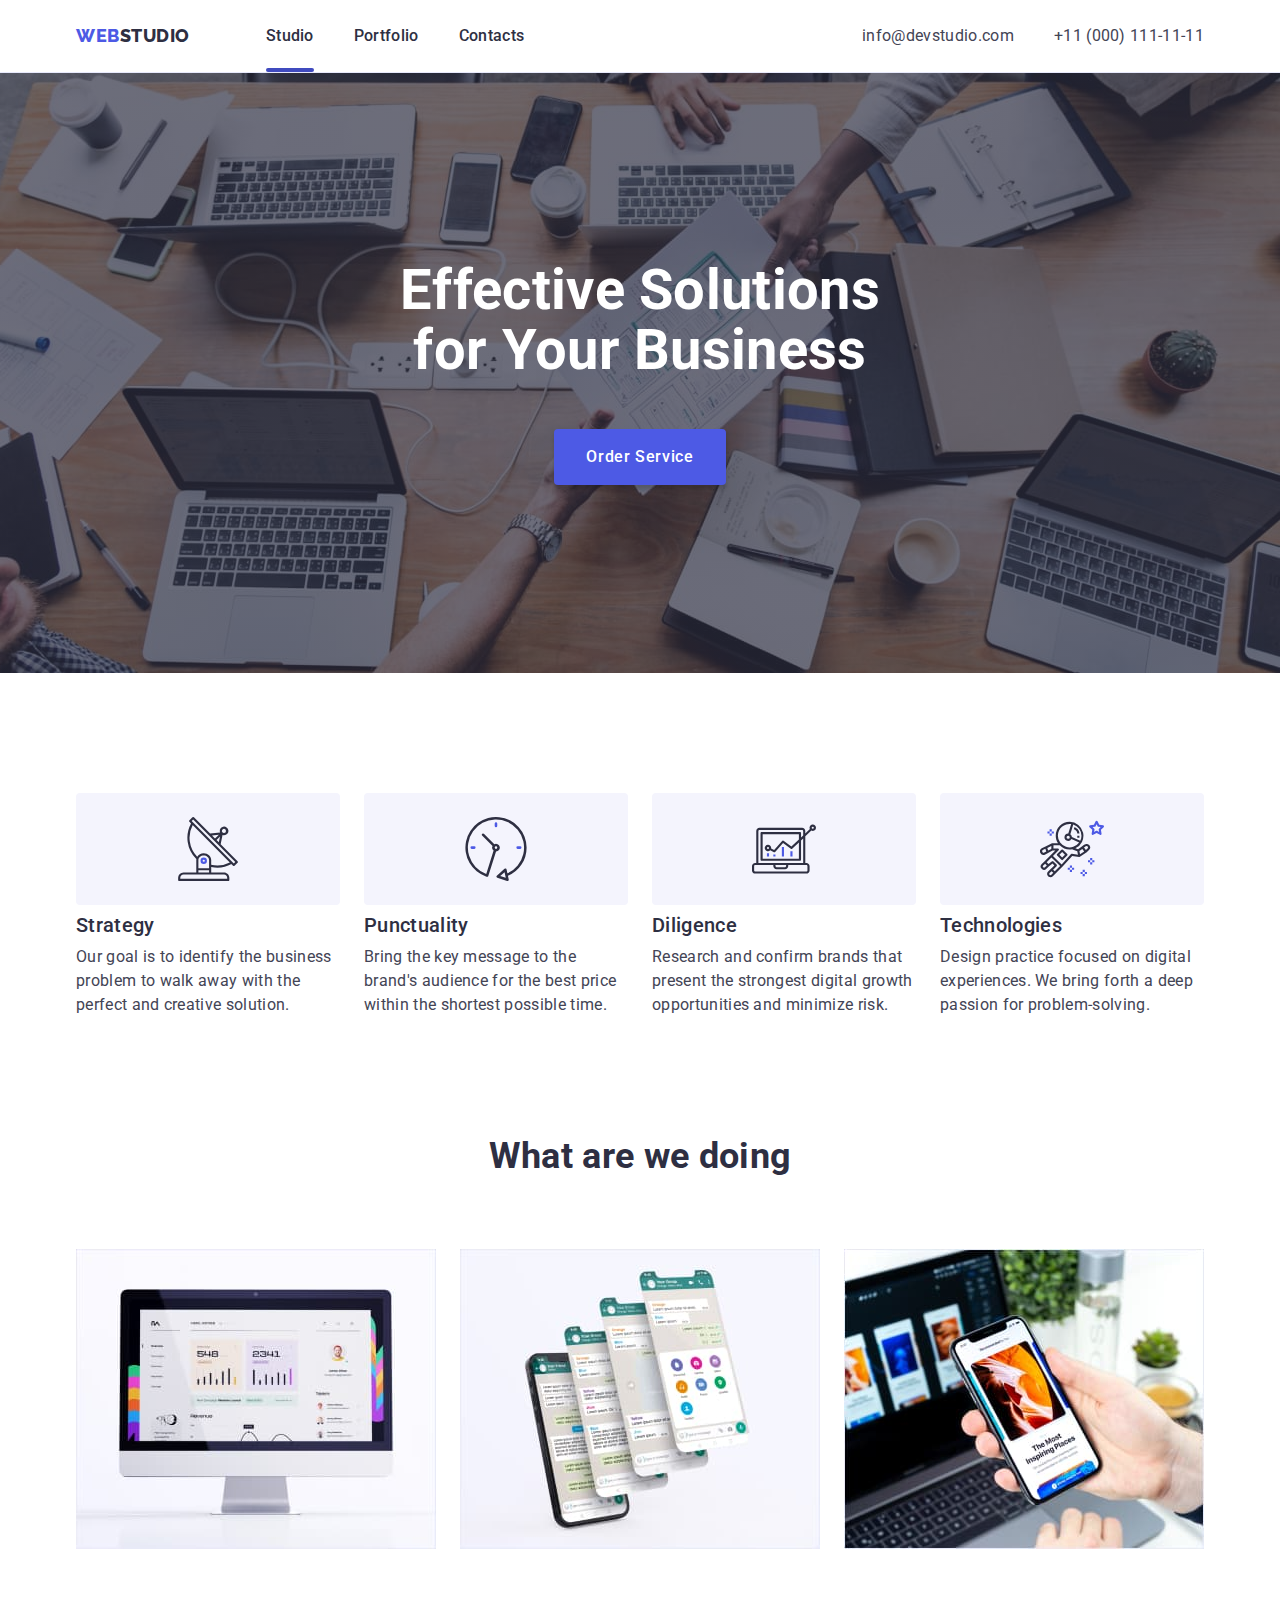
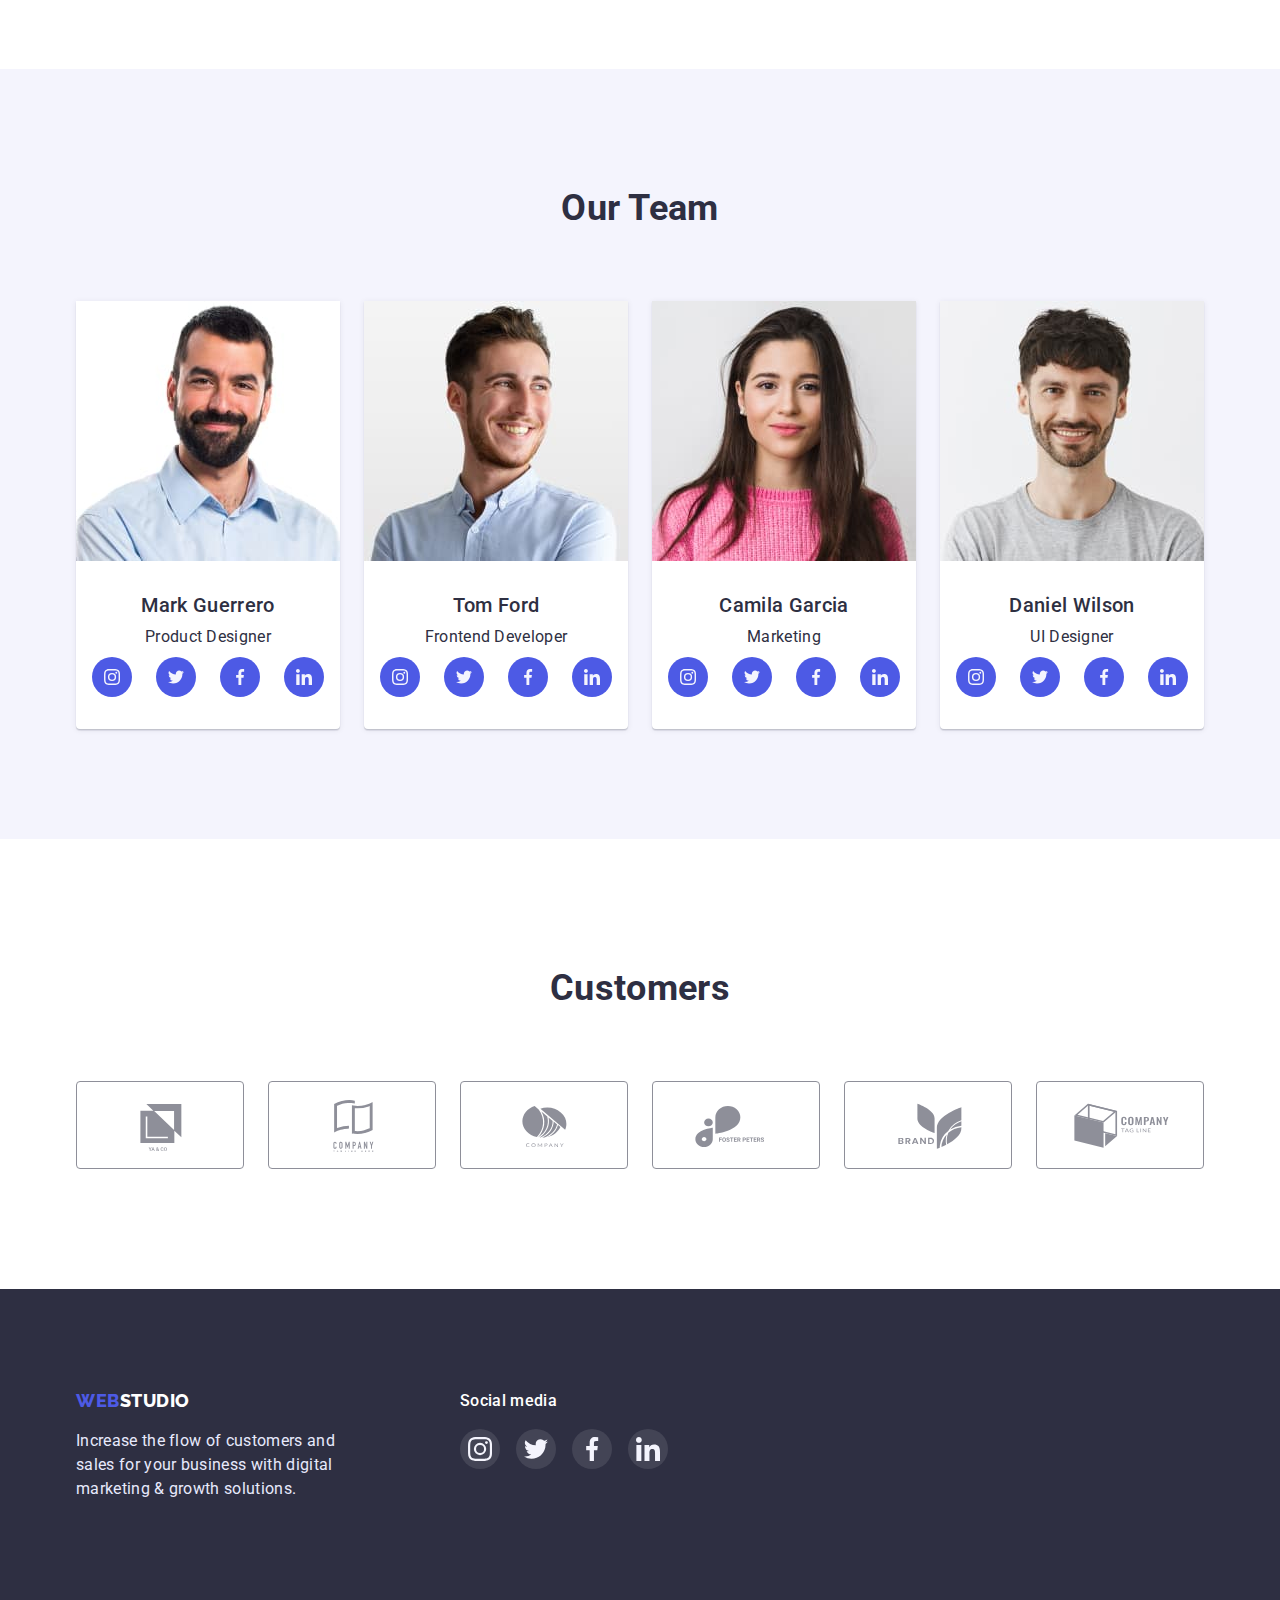
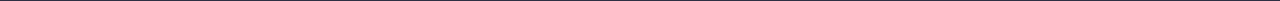
<file: index.html>
<!DOCTYPE html>
<html lang="en">
  <head>
    <meta charset="UTF-8" />
    <meta name="viewport" content="width=device-width, initial-scale=1.0" />
    <title>Document</title>
    <link href="https://fonts.googleapis.com/css2?family=Raleway:wght@800&family=Roboto:wght@400;500;700;900&display=swap" 
    rel="stylesheet"> 
   <link rel="stylesheet"
    href="https://cdnjs.cloudflare.com/ajax/libs/modern-normalize/1.1.0/modern-normalize.min.css" />
    <link rel="stylesheet" href="./css/styles.css" />
  </head>
  <body>
    <header class="page-nav">
      <div class="conteiner main-nav">
          <nav class="main-nav">
            <a href="./index.html" class="logo">
              <span class="heading">Web</span><span>Studio</span>
            </a> 
            <ul class="nav-list list">
              <li class="item"><a href="./index.html" class="link current">Studio</a></li>
              <li class="item"><a href="./portfolio.html" class="link">Portfolio</a></li>
              <li class="item"><a href="" class="link">Contacts</a></li>
            </ul>
          </nav>            
        <address class="auth">
          <ul class="mail list">
            <li class="item">
              <a href="mailto:info@devstudio.com" class="auth-link">info@devstudio.com</a>
            </li>
            <li class="item">
              <a href="tel:+110001111111" class="auth-link">+11 (000) 111-11-11</a>
            </li>
          </ul>
        </address>
      </div> 
    </header>
    <main>
      <section class="hero-section">
        <div class="conteiner">  
          <h1 class="hero-text">Effective Solutions <br/> for Your Business</h1>
          <button type="button" class="button-primary" data-modal-open>Order Service</button>
        </div>
      </section>
      <!--section1-->
      <section class="section-top list">
          <div class="conteiner">
           <h2 class="hide-title">Advances</h2>                      
           <ul class="section-text list">
              <li class="item "> 
                <div class="upper-icon">
                  <a href="" class="icon-item">
                    <svg class="icon-link" width="64px" height="64px">
                      <use href="./images/sprite.svg#icon-antenna"></use>
                    </svg>
                  </a>
                </div>               
                <h3 class="subtitle">Strategy</h3>
                <p class="text">
                  Our goal is to identify the business problem to walk away with the
                  perfect and creative solution.
                </p>                
              </li>
              <li class="item">
                <div class="upper-icon" >
                  <a href="" class="icon-item">
                    <svg class="icon-link" width="64px" height="64px">
                      <use href="./images/sprite.svg#icon-clock"></use>
                    </svg>
                  </a>
                </div>                               
               <h3 class="subtitle">Punctuality</h3>
                <p class="text">
                  Bring the key message to the brand's audience for the best price
                 within the shortest possible time.
                </p>
              </li>
              <li class="item">
                <div class="upper-icon" >
                  <a href="" class="icon-item">
                    <svg class="icon-link" width="64px" height="64px">
                      <use href="./images/sprite.svg#icon-diagram"></use>
                    </svg>
                  </a>
                </div>                
                <h3 class="subtitle">Diligence</h3>
                <p class="text">
                  Research and confirm brands that present the strongest digital
                  growth opportunities and minimize risk.
                </p>
              </li>
              <li class="item">
                <div class="upper-icon" >
                  <a href="" class="icon-item">
                    <svg class="icon-link" width="64px" height="64px">
                      <use href="./images/sprite.svg#icon-astronaut"></use>
                    </svg>
                  </a>
                </div>               
                <h3 class="subtitle">Technologies</h3>
                <p class="text">
                  Design practice focused on digital experiences. We bring forth a
                  deep passion for problem-solving.
                </p>
              </li>
            </ul>
          </div> 
      </section>
      <!--section2-->
      <section class="img-section">
        <div class="conteiner">
          <h2 class="title">What are we doing</h2>
        <ul class="img-list list">
          <li class="item">
            <img src="./images/img1.jpg" alt="computer screen" width="360" />
          </li>
          <li class="item">
            <img src="./images/img3.jpg" alt="computer and phone" width="360" />
          </li>
          <li class="item">
            <img src="./images/img2.jpg" alt="layers on screen" width="360" />
          </li>
        </ul>
        </div>
      </section>
      <!--SECTION3-->       
      <section class="section-team">
        <div class="conteiner">
          <h2 class="title">Our Team</h2>
          <ul class="card-team list">
            <li class="item">
              <div class="card">            
                <img class="" src="./images/imgt1.jpg" alt="Mark Guerrero" width="264" />
                <div class="team-text">
                <h3 class="subtitle">Mark Guerrero</h3>
                <p class="text">Product Designer</p>
                <ul class="social-list list">
                  <li class="team-social">
                    <a href="" class="social-list-link">
                      <svg class="social-list-icon" width="16" height="16">
                        <use href="./images/sprite.svg#icon-instagram"></use>
                      </svg>
                    </a>
                  </li>
                  <li class="team-social">
                    <a href="" class="social-list-link">
                      <svg class="social-list-icon" width="16" height="16">
                        <use href="./images/sprite.svg#icon-twitter"></use>
                      </svg>
                    </a>
                  </li>
                  <li class="team-social">
                    <a href="" class="social-list-link">
                      <svg class="social-list-icon" width="16" height="16">
                        <use href="./images/sprite.svg#icon-facebook"></use>
                      </svg>
                    </a>
                  </li>
                  <li class="team-social">
                    <a href="" class="social-list-link">
                      <svg class="social-list-icon" width="16" height="16">
                        <use href="./images/sprite.svg#icon-linkedin"></use>
                      </svg>
                    </a>
                  </li>
                </ul>
                </div> 
                </div>                             
            </li>
            <li class="item"> 
              <div class="card">            
                <img class="" src="./images/imgt2.jpg" alt="Tom Ford" width="264"  />
                <div class="team-text">
                <h3 class="subtitle">Tom Ford</h3>
                <p class="text">Frontend Developer</p> 
                <ul class="social-list list">
                  <li class="team-social">
                    <a href="" class="social-list-link">
                      <svg class="social-list-icon" width="16" height="16">
                        <use href="./images/sprite.svg#icon-instagram"></use>
                      </svg>
                    </a>
                  </li>
                  <li class="team-social">
                    <a href="" class="social-list-link">
                      <svg class="social-list-icon" width="16" height="16">
                        <use href="./images/sprite.svg#icon-twitter"></use>
                      </svg>
                    </a>
                  </li>
                  <li class="team-social">
                    <a href="" class="social-list-link">
                      <svg class="social-list-icon" width="16" height="16">
                        <use href="./images/sprite.svg#icon-facebook"></use>
                      </svg>
                    </a>
                  </li>
                  <li class="team-social">
                    <a href="" class="social-list-link">
                      <svg class="social-list-icon" width="16" height="16">
                        <use href="./images/sprite.svg#icon-linkedin"></use>
                      </svg>
                    </a>
                  </li>
                </ul>
                </div> 
                </div>
            </li>
            <li class="item">
              <div class="card">             
                <img class="" src="./images/imgt3.jpg" alt="Camila Garcia" width="264"  />
                <div class="team-text">
                <h3 class="subtitle">Camila Garcia</h3>
                <p class="text">Marketing</p>
                <ul class="social-list list">
                  <li class="team-social">
                    <a href="" class="social-list-link">
                      <svg class="social-list-icon" width="16" height="16">
                        <use href="./images/sprite.svg#icon-instagram"></use>
                      </svg>
                    </a>
                  </li>
                  <li class="team-social">
                    <a href="" class="social-list-link">
                      <svg class="social-list-icon" width="16" height="16">
                        <use href="./images/sprite.svg#icon-twitter"></use>
                      </svg>
                    </a>
                  </li>
                  <li class="team-social">
                    <a href="" class="social-list-link">
                      <svg class="social-list-icon" width="16" height="16">
                        <use href="./images/sprite.svg#icon-facebook"></use>
                      </svg>
                    </a>
                  </li>
                  <li class="team-social">
                    <a href="" class="social-list-link">
                      <svg class="social-list-icon" width="16" height="16">
                        <use href="./images/sprite.svg#icon-linkedin"></use>
                      </svg>
                    </a>
                  </li>
                </ul>
                </div> 
                </div>
            </li>
            <li class="item"> 
              <div class="card">            
                <img class="" src="./images/imgt4.jpg" alt="Daniel Wilson" width="264"  />
                <div class="team-text">
                <h3 class="subtitle">Daniel Wilson</h3>
                <p class="text">UI Designer</p>
                <ul class="social-list list">
                  <li class="team-social">
                    <a href="" class="social-list-link">
                      <svg class="social-list-icon" width="16" height="16">
                        <use href="./images/sprite.svg#icon-instagram"></use>
                      </svg>
                    </a>
                  </li>
                  <li class="team-social">
                    <a href="" class="social-list-link">
                      <svg class="social-list-icon" width="16" height="16">
                        <use href="./images/sprite.svg#icon-twitter"></use>
                      </svg>
                    </a>
                  </li>
                  <li class="team-social">
                    <a href="" class="social-list-link">
                      <svg class="social-list-icon" width="16" height="16">
                        <use href="./images/sprite.svg#icon-facebook"></use>
                      </svg>
                    </a>
                  </li>
                  <li class="team-social">
                    <a href="" class="social-list-link">
                      <svg class="social-list-icon" width="16" height="16">
                        <use href="./images/sprite.svg#icon-linkedin"></use>
                      </svg>
                    </a>
                  </li>
                </ul>   
                </div> 
                </div>
            </li>
          </ul>
        </div>
      </section>
      <!--SECTION4-->
      <section class="section-customer">
        <div class="conteiner">
          <h2 class="title">Customers</h2> 
          <ul class="customers-list list">
            <li class="logo-list">
              <a href="" class="logo-link">
                <svg class="logo-icon" width="104" height="56">
                  <use href="./images/sprite.svg#icon-Logo1" ></use>
                </svg>
              </a>
            </li>
            <li class="logo-list">
              <a href="" class="logo-link">
                <svg class="logo-icon" width="104" height="56">
                  <use href="./images/sprite.svg#icon-Logo2" ></use>
                </svg>
              </a>
            </li>
            <li class="logo-list">
              <a href="" class="logo-link">
                <svg class="logo-icon" width="104" height="56">
                  <use href="./images/sprite.svg#icon-Logo3" ></use>
                </svg>
              </a>
            </li>
            <li class="logo-list">
              <a href="" class="logo-link">
                <svg class="logo-icon" width="104" height="56">
                  <use href="./images/sprite.svg#icon-Logo4" ></use>
                </svg>
              </a>
            </li>
            <li class="logo-list">
              <a href="" class="logo-link">
                <svg class="logo-icon" width="104" height="56">
                  <use href="./images/sprite.svg#icon-Logo5" ></use>
                </svg>
              </a>
            </li>
            <li class="logo-list">
              <a href="" class="logo-link">
                <svg class="logo-icon" width="104" height="56">
                  <use href="./images/sprite.svg#icon-Logo6" ></use>
                </svg>
              </a>
            </li>
          </ul>            
        </div>   
      </section>
    </main>
    <footer class="footer">
     <div class="foot-media conteiner">
      <div class="footer-box">
      <a href="./index.html" class="logo">
        <span class="heading">Web</span><span class="caption">Studio</span>
      </a>  
      <p class="text-footer">
        Increase the flow of customers and sales for your business with digital
         marketing & growth solutions.
      </p>
    </div>
      <div class="foot-social-link" >
        <p class="media">Social media</p>
        <ul class="media-list list">
          <li class="media-item">
            <a href="" class="media-link">
              <svg class="link-sign" width="24" height="24">
                <use href="./images/sprite.svg#icon-instagram" ></use>
              </svg>
            </a>
          </li>
          <li class="media-item">
            <a href="" class="media-link">
              <svg class="link-sign" width="24" height="24">
                <use href="./images/sprite.svg#icon-twitter" ></use>
              </svg>
            </a>
          </li>
          <li class="media-item">
            <a href="" class="media-link">
              <svg class="link-sign" width="24" height="24">
                <use href="./images/sprite.svg#icon-facebook" ></use>
              </svg>
            </a>
          </li>
          <li class="media-item">
            <a href="" class="media-link">
              <svg class="link-sign" width="24" height="24">
                <use href="./images/sprite.svg#icon-linkedin" ></use>
              </svg>
            </a>
          </li>
        </ul>
      </div>      
     </div>
    </footer>
    <div class="backdrop is-hidden" data-modal>
      <div class="modal">
        <button type="button" class="modal-close" data-modal-close>
          <svg class="close-icon" width="8" height="8">
            <use href="./images/sprite.svg#icon-modal-close" "></use>
          </svg>
        </button>
      </div>
    </div>
    <script src="./js/modal.js"></script>
  </body>
</html>
</file>
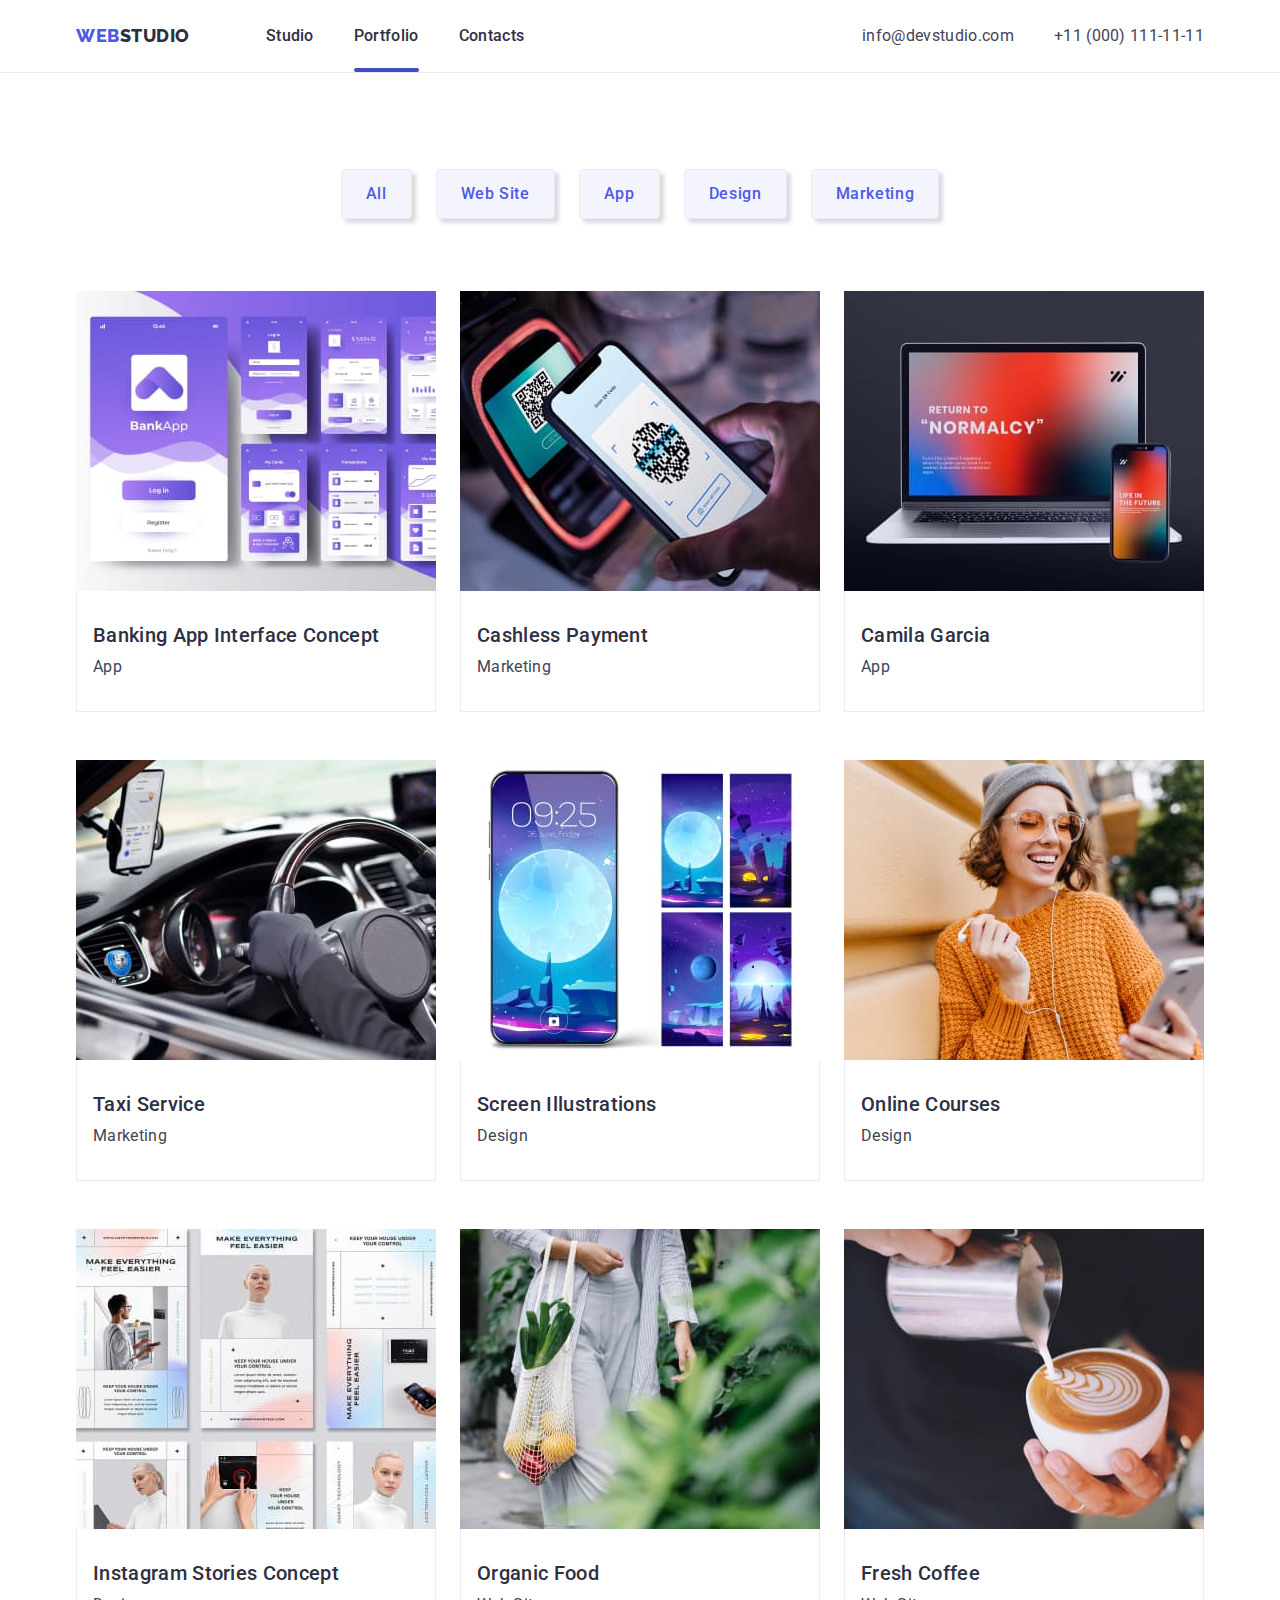
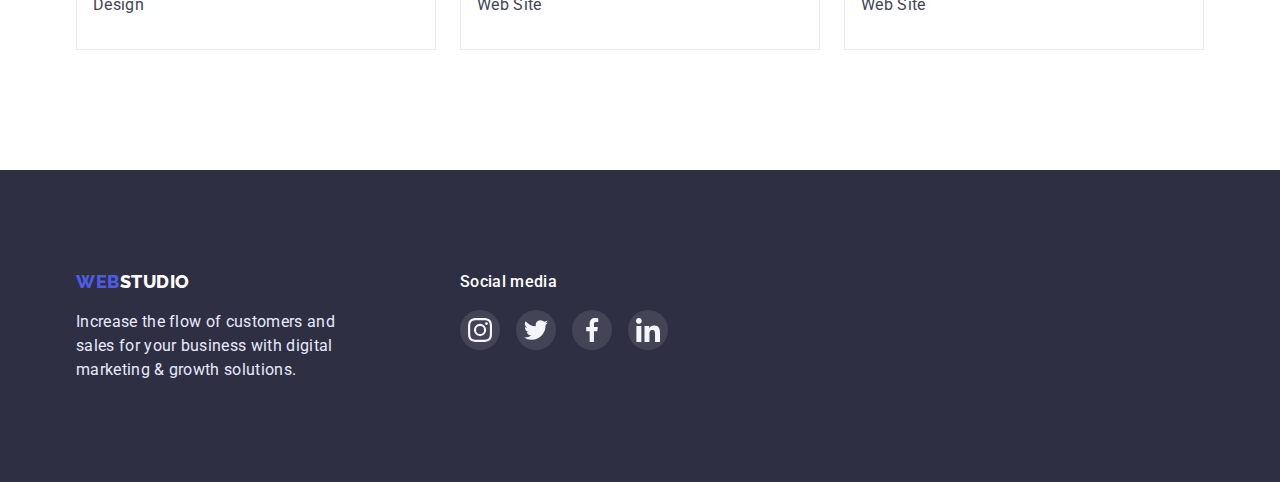
<file: portfolio.html>
<!DOCTYPE html>
<html lang="en">
  <head>
    <meta charset="UTF-8" />
    <meta name="viewport" content="width=device-width, initial-scale=1.0" />
    <title>Document</title>    
    <link href="https://fonts.googleapis.com/css2?family=Raleway:wght@800&family=Roboto:wght@400;500;700;900&display=swap" 
    rel="stylesheet">
    <link rel="stylesheet"
    href="https://cdnjs.cloudflare.com/ajax/libs/modern-normalize/1.1.0/modern-normalize.min.css" />
    <link rel="stylesheet" href="./css/styles.css" />
  </head>
  <body>
    <header class="page-nav">
      <div class="conteiner main-nav">        
        <nav class="main-nav">
          <a href="./index.html" class="logo">
            <span class="heading">Web</span><span>Studio</span>
          </a>        
          <ul class="nav-list list">
            <li class="item"><a href="./index.html" class="link">Studio</a></li>
            <li class="item"><a href="./portfolio.html" class="link current">Portfolio</a></li>
            <li class="item"><a href="" class="link ">Contacts</a></li>
          </ul>
        </nav>
        <address class="auth">
          <ul class="mail list">
            <li class="item">
              <a href="mailto:info@devstudio.com" class="auth-link">info@devstudio.com</a>
            </li>
            <li class="item">
              <a href="tel:+110001111111" class="auth-link">+11 (000) 111-11-11</a>
            </li>
          </ul>
        </address>     
      </div>
    </header>
    <main>
      <section class="section-portfolio">
        <div class="conteiner">
          <h1 class="hide-title">Blocks</h1>  
          <ul class="button-list list">
            <li class="item">
              <button type="button" class="button-link">All</button>
            </li>
            <li class="item">
              <button type="button" class="button-link">Web Site</button>
            </li>
            <li class="item">
              <button type="button" class="button-link">App</button>
            </li>
            <li class="item">
              <button type="button" class="button-link">Design</button>
            </li>
            <li class="item">
              <button type="button" class="button-link">Marketing</button>
            </li>
          </ul> 
         <ul class="card-img list">
          <li class="chapter">
            <a href="" class="card-portfolio" >               
              <div class="img-overlay">
                <img src="./images/imgport1.jpg" alt="Banking App" width="360"/>
                <p class="overlay">
                  14 Stylish and User-Friendly App Design Concepts · Task Manager App · Calorie Tracker App · Exotic Fruit Ecommerce App · Cloud Storage App                
                </p>  
              </div>           
              <div class="card-content">
              <h2 class="subtitle">Banking App Interface Concept</h2>
              <p class="text">App</p>
             </div>              
            </a>
          </li>
          <li class="chapter"> 
            <a href="" class="card-portfolio">
              <div class="img-overlay">
                <img src="./images/imgport2.jpg" alt="Cashless Payment" width="360"/> 
              <p class="overlay">
                14 Stylish and User-Friendly App Design Concepts · Task Manager App · Calorie Tracker App · Exotic Fruit Ecommerce App · Cloud Storage App                
              </p> 
              </div>
              <div class="card-content ">
              <h2 class="subtitle">Cashless Payment</h2>
              <p class="text">Marketing</p>
              </div>
            </a>
          </li>
          <li class="chapter">
            <a href="" class="card-portfolio">
              <div class="img-overlay">
                <img src="./images/imgport3.jpg" alt="Meditaion App" width="360"/> 
              <p class="overlay">
                14 Stylish and User-Friendly App Design Concepts · Task Manager App · Calorie Tracker App · Exotic Fruit Ecommerce App · Cloud Storage App                
              </p> 
              </div>
              <div class="card-content">
              <h2 class="subtitle ">Camila Garcia</h2>
              <p class="text">App</p>
             </div> 
            </a>
          </li>
          <li class="chapter">
            <a href="" class="card-portfolio">
              <div class="img-overlay">
                <img src="./images/imgport4.jpg" alt="Taxi" width="360"/> 
              <p class="overlay">
                14 Stylish and User-Friendly App Design Concepts · Task Manager App · Calorie Tracker App · Exotic Fruit Ecommerce App · Cloud Storage App                
              </p>
              </div> 
              <div class="card-content">
              <h2 class="subtitle">Taxi Service</h2>
              <p class="text">Marketing</p>
              </div>
            </a>
          </li>
          <li class="chapter">
            <a href="" class="card-portfolio">
              <div class="img-overlay">
                <img src="./images/imgport5.jpg" alt="Screen" width="360"/> 
              <p class="overlay">
                14 Stylish and User-Friendly App Design Concepts · Task Manager App · Calorie Tracker App · Exotic Fruit Ecommerce App · Cloud Storage App                
              </p>
              </div> 
              <div class="card-content">
              <h2 class="subtitle">Screen Illustrations</h2>
              <p class="text">Design</p>
              </div>
            </a>
          </li>
          <li class="chapter">
            <a href="" class="card-portfolio">
              <div class="img-overlay">
                <img src="./images/imgport6.jpg" alt="Online Course" width="360"/> 
              <p class="overlay">
                14 Stylish and User-Friendly App Design Concepts · Task Manager App · Calorie Tracker App · Exotic Fruit Ecommerce App · Cloud Storage App                
              </p>
              </div> 
              <div class="card-content">
              <h2 class="subtitle">Online Courses</h2>
              <p class="text">Design</p>
              </div>
            </a>
          </li>
          <li class="chapter">
            <a href="" class="card-portfolio">
              <div class="img-overlay">
                <img src="./images/imgport7.jpg" alt="Instagram Stories" width="360"/> 
              <p class="overlay">
                14 Stylish and User-Friendly App Design Concepts · Task Manager App · Calorie Tracker App · Exotic Fruit Ecommerce App · Cloud Storage App                
              </p>
              </div> 
              <div class="card-content">
              <h2 class="subtitle">Instagram Stories Concept</h2>
              <p class="text">Design</p>
              </div>
            </a>
          </li>
          <li class="chapter">
            <a href="" class="card-portfolio">
              <div class="img-overlay">
                <img src="./images/imgport8.jpg" alt="Organic Food" width="360"/> 
              <p class="overlay">
                14 Stylish and User-Friendly App Design Concepts · Task Manager App · Calorie Tracker App · Exotic Fruit Ecommerce App · Cloud Storage App                
              </p>
              </div> 
              <div class="card-content">
              <h2 class="subtitle">Organic Food</h2>
              <p class="text">Web Site</p>
              </div>
            </a>
          </li>
          <li class="chapter">
            <a href="" class="card-portfolio">
              <div class="img-overlay">
                <img src="./images/imgport9.jpg" alt="Cofee" width="360"/> 
              <p class="overlay">
                14 Stylish and User-Friendly App Design Concepts · Task Manager App · Calorie Tracker App · Exotic Fruit Ecommerce App · Cloud Storage App                
              </p>
              </div> 
              <div class="card-content">
              <h2 class="subtitle">Fresh Coffee</h2>
              <p class="text">Web Site</p>
              </div>
            </a>
          </li>             
         </ul>
        </div>
      </section>
    </main>
    <footer class="footer">
      <div class="foot-media conteiner">
        <div class="footer-box">
        <a href="./index.html" class="logo">
          <span class="heading">Web</span><span class="caption">Studio</span>
        </a>  
        <p class="text-footer">
          Increase the flow of customers and sales for your business with digital
          marketing & growth solutions.      
        </p>
        </div>
        <div class="foot-social-link" >
          <h2 class="media">Social media</h2>
          <ul class="media-list list">
            <li class="media-item">
              <a href="" class="media-link">
                <svg class="link-sign" width="24" height="24">
                  <use href="./images/sprite.svg#icon-instagram" width="24" height="24"></use>
                </svg>
              </a>
            </li>
            <li class="media-item">
              <a href="" class="media-link">
                <svg class="link-sign" width="24" height="24">
                  <use href="./images/sprite.svg#icon-twitter" width="24" height="24"></use>
                </svg>
              </a>
            </li>
            <li class="media-item">
              <a href="" class="media-link">
                <svg class="link-sign" width="24" height="24">
                  <use href="./images/sprite.svg#icon-facebook" width="24" height="24"></use>
                </svg>
              </a>
            </li>
            <li class="media-item">
              <a href="" class="media-link">
                <svg class="link-sign" width="24" height="24">
                  <use href="./images/sprite.svg#icon-linkedin" width="24" height="24"></use>
                </svg>
              </a>
            </li>
          </ul>
        </div>
       </div>
    </footer>
  </body>
</html>
</file>
<file: css/styles.css>
:root{
--main-color: #2E2F42;
--main-grey-color:#434455;
--modal-background: #fcfcfc;
--white-color:  #FFFFFF;
--button-blue-color:  #4D5AE5;
--main-bground-color: #F4F4FD;
--button-portf-bground-color: #F4F4FD;
--background-button-color:#404BBF; 
--footer-text-color: #E7E9FC;
--button-border: #E7E9FC;
--card-shadow: 0px 1px 6px rgba(46, 47, 66, 0.08), 0px 1px 1px rgba(46, 47, 66, 0.16), 0px 2px 1px rgba(46, 47, 66, 0.08);
--color-customers: #8E8F99;
--backround-footer-social: #31D0AA;
--transition-dur-fun: 250ms cubic-bezier(0.4, 0, 0.2, 1);
--overlay-portfolio: rgba(77, 90, 229, 1);
}

.list{
  list-style: none;
  margin: 0;
  padding: 0;
}

body {  
  font-family: 'Roboto', sans-serif;
  font-size: 16px;
  background-color: var(--text-white-color);
  color:var(--main-color);
  letter-spacing: 0.02em;
}


/* for nav main */
 .main-nav {
  display: flex;
  align-items: center;
}

 /* for header section address */ 
.conteiner{
  width: 1158px;
  padding-left: 15px;
  padding-right: 15px;
  margin-left: auto;
  margin-right: auto;
  
}
.hide-title{
  position: absolute;
  width: 1px;
  height: 1px;
  margin: -1px;
  border: 0;
  padding: 0;
  
  white-space: nowrap;
  clip-path: inset(100%);
  clip: rect(0 0 0 0);
  overflow: hidden;
}

/* logo */
.logo {

  font-family: 'Raleway', sans-serif;
  font-size: 18px;
  line-height: 1.33;
  font-weight: 800;
  letter-spacing: 0.03em;
  text-decoration: none;
  text-transform: uppercase;
  color: var(--main-color);
 
}
.logo .heading{
    color: var(--button-blue-color);
}
/* for footer logo */
.logo .caption{
  color:  var(--white-color);
}
/* -----------------nav------------ -----------*/

.nav-list .item+ .item{
  margin-left: 40px;
}
.nav-list{
 display: flex;
 margin-left: 76px;
}

.link.current{
  position: relative;
  color: var(--background-button-color);
}
.link::after{
  content: '';
  position: absolute;
  left: 0;
  bottom: 0;
  
  display: block;
  width: 100%;
  height: 4px;
  background-color: var(--background-button-color);
  border-radius: 2px;
  transform: scale(0, 0);
  transition: transform var(--transition-dur-fun);
}
.link:hover::after,
.link:focus::after{
  transform: scale(1, 1);
}
.link.current::after{
  content: '';
  position: absolute;
  left: 0;
  bottom: 0;
  display: block;
  width: 100%;
  height: 4px;
  background-color: var(--background-button-color);
  border-radius: 2px;
  transform: scale(1);

}
.nav-list .link {
  position: relative;
  display: block;
  color: var(--main-color);
  font-weight: 500;
  line-height: 1.5;
  padding-top: 24px;
  padding-bottom: 24px;
  text-decoration: none;
  transition: color var(--transition-dur-fun);
 }
.link:hover,
.link:focus
{ 
  color:var(--background-button-color);
}
/* --------------------auth list----------------- */
.auth {
 margin-left: auto; 
}
.mail{
  display: flex;
  
}
.mail .item + .item {
margin-left: 40px;
}
.list .auth-link{
  color: var(--main-grey-color);
  font-style: normal;
  font-weight: 400;
  line-height: 1.5;
  text-decoration: none;  
  padding-top: 24px;
  padding-bottom: 24px;
  transition:  color var(--transition-dur-fun);
}
.auth-link:hover, 
.auth-link:focus
{color:var(--background-button-color)
}
.page-nav{
  border-bottom: 1px solid var(--footer-text-color) ;
}
/* --------------------hero section --------------*/
.hero-section{
  max-width: 1440px;
  height: 600px;
  margin-left: auto;
  margin-right: auto;  
  /* outline: 2px solid greenyellow; */
  background-image: linear-gradient(
    rgba(46, 47, 66, 0.7),
    rgba(46, 47, 66, 0.7)
  ),
  url('../images/people-office-hero.jpg'); 
  background-position: center;
  background-size: cover;
  padding-top: 188px;
  padding-bottom: 188px;
  background-color: var(--main-color);  
  text-align: center;
}
/* ----------------text for hero section -------------*/
.hero-section .hero-text{
  margin: 0;
  margin-bottom: 48px;

  font-size: 56px;
  font-weight: 700;
  line-height: 1.07;
  text-align: center;
  color: var(--white-color);

}
/* ---------button for hero (primery button)--------*/
.hero-section .button-primary{
  display: inline-block;
  cursor: pointer;
  border-radius: 4px;
  box-shadow: 0px 4px 4px rgba(0, 0, 0, 0.15);
  padding: 16px 32px;
  min-width: 169px;
  border: none; 

  font-family: 'Roboto', sans-serif;
  font-weight: 500;
  font-size: 16px;
  line-height: 1.5;
  letter-spacing: 0.04em;
  
 transition: background-color var(--transition-dur-fun);
  color: var(--white-color);
  background-color: var(--button-blue-color);
}
.button-primary:hover,
.button-primary:focus{
background-color: var(--background-button-color);
}

/* ------------for portfolio button-------------- */
/* 1 for button list*/
.button-list {
  margin-bottom: 72px;
  display: flex;
  flex-wrap: wrap;
  justify-content: center;
}
.button-list .item + .item {
  margin-left: 24px;
}

.button-list .button-link{
  padding: 12px 24px;
  border-radius: 4px;
  border: 1px solid var(--button-border);
  box-shadow: 4px 4px 4px rgba(0, 0, 0, 0.15);
  cursor: pointer;

  font-family: 'Roboto', sans-serif;
  font-weight: 500;
  font-size: 16px;
  line-height: 1.5;
  letter-spacing: 0.04em; 
  color: var(--button-blue-color);
  background-color: var(--button-portf-bground-color); 
  transition: background-color var(--transition-dur-fun),
  color var(--transition-dur-fun),
  border var(--transition-dur-fun),
  box-shadow var(--transition-dur-fun);
}
.button-link:hover,
.button-link:focus{
 background-color: var(--background-button-color); 
 color: var(--white-color);
 border: 1px solid transparent;
 box-shadow: 0px 3px 1px rgba(0, 0, 0, 0.1), 0px 2px 1px rgba(0, 0, 0, 0.08), 0px 2px 2px rgba(0, 0, 0, 0.12);
}
/* for portfolio img card  */
/* .item * {
  outline: 1px solid tomato;
} */
img {
  display: block;
  max-width: 100%;
  height: auto;
}
.card-img{
  display: flex;
  flex-wrap: wrap;
  gap: 48px 24px; 
}
.card-img .card-portfolio {
  display: block;
  text-decoration: none;
  border: 1px sol;
  transition: box-shadow var(--transition-dur-fun);
}
.chapter .card-portfolio:hover,
.chapter .card-portfolio:focus {
  box-shadow: 0px 1px 6px rgb(46 47 66 / 8%), 0px 1px 1px rgb(46 47 66 / 16%), 0px 2px 1px rgb(46 47 66 / 8%);

}
  .card-content .subtitle{
  margin-top: 0;
  margin-bottom: 8px;
  font-weight: 500;
  font-size: 20px;
  line-height: 1.2;
  color: var(--main-color);
} 
.img-overlay{
  position: relative;
  overflow: hidden;
}
.overlay{
  position: absolute;
  margin: 0;
  left: 0;
  top: 0;
  width: 100%;
  height: 100%;
  font-weight: 400;
  line-height: 1.5;
  transform: translate(0, 100%);
  transition: transform var(--transition-dur-fun);

  padding: 40px 32px 164px; 
  color: var(--button-portf-bground-color);
  background-color: var(--overlay-portfolio);
}
.card-portfolio:hover .overlay,
.card-portfolio:focus .overlay{
transform: translate(0, 0);

}

/* .product-thumb{
  position: relative;
}
.product-thumb::before{
  display: inline-block;
  position: absolute;
  content: '';
  width: 100%;
  height: 100%;
  
}
.product-thumb:hover:before{
background-color: var(--button-blue-color);
} */
.card-img .chapter{
    /* width: 360px; */
  /* /* width: calc((100%-24px)/2); */
  /* flex-basis: calc(100% / 3 - 24px); */
 }  

.card-content{
  padding: 32px 16px;
  border: 1px solid var(--footer-text-color) ;
  border-top: none;
}
.card-content .text{
  margin-top: 0;
  margin-bottom: 0;
  font-weight: 400;
  line-height: 1.5;
  color: var(--main-grey-color);
  
}
/*  for section1  */
 .section-top {
  padding-top: 120px;
  padding-bottom: 120px;
   /* background-color: #4D5AE5;  */
}  

.section-text .subtitle{
  margin-top: 0;
  font-weight: 500;
  margin-bottom: 8px;
  font-size: 20px;
  line-height: 1.2;
   /* background-color: aqua;  */
} 
.section-text {
  display: flex;
  flex-wrap: wrap;
  /* background-color: yellowgreen;  */
}

.section-text .item {
 width: 264px;
} 
.section-text .item + .item{
 margin-left: 24px;
}
.section-text .text{
  font-weight: 400;
  line-height: 1.5;
  color: var(--main-grey-color); 
  margin-top: 0;
  margin-bottom: 0;  
}
.upper-icon {
  justify-content: center;
  display: flex;
  margin-bottom: 8px;
  width: 264px;
  height: 112px;
  background-color: var(--main-bground-color);
  border-radius: 4px;
}
.icon-item{
  display: flex;
  justify-content: center;
  align-items: center;
  /* outline: 1px solid red; */
}  
/* .section-text .item::before{
  display:block;
  content: "";
  height: 112px;
  margin-bottom: 8px;
  background: var(--button-portf-bground-color);
  /* outline: 1px solid coral;  
  background-repeat: no-repeat;
  background-position: center;  
 }  */

/* .section-text .icon-antenna::before { 
  background-image: url('../images/antenna.svg');
}
.section-text .icon-clock::before {
  background-image: url('../images/clock.svg');
}
.section-text .icon-diagram::before {
  background-image: url('../images/diagram.svg');
}
.section-text .icon-astronaut::before {
  background-image: url('../images/astronaut.svg');
}   */
/* for portfolio */
.section-portfolio{
  padding-top: 96px;
  padding-bottom: 120px;
  /* background-color: aqua; */
}
/* section2 (second), only pictures */
.img-section{
  padding-bottom: 120px;
  /* background-color: aqua;  */
}
.img-section .img-list {
  display: flex;
  flex-wrap: wrap;
 
}
.img-list .item + .item{
  margin-left: 24px; 
}

.img-section .title{
  margin: 0;
  font-weight: 700;
  margin-bottom: 72px;
  font-size: 36px;
  line-height: 1.11;
  text-align: center;
 
  
}
/* section3 */
.section-team{
  max-width: 1440px;
  margin-left: auto;
  margin-right: auto;
  padding-bottom: 110px;
  padding-top: 120px;
  background-color: var(--main-bground-color);
}

.card-team{
  display: flex;
  flex-wrap: wrap;

}
.card-team .item + .item {
  margin-left: 24px;
  
}
.section-team .title{
  margin: 0;
  margin-bottom: 72px;
  font-weight: 700;
  font-size: 36px;
  line-height: 1.11;
  text-align: center;
}

.card-team .subtitle{
  margin-top: 0;
  margin-bottom: 8px;
  font-weight: 500;
  font-size: 20px;
  line-height: 1.2;
}
.card-team .text{
  margin: 0;
  margin-bottom: 8px;
  font-weight: 400;
  line-height: 1.5;
}
.card-team .team-text{
  padding: 32px 16px;
}
.card{ 
  text-align: center;
  background-color: var(--white-color);
  box-shadow: var(--card-shadow);
  border-radius: 0px 0px 4px 4px;
 }
/* for section3 icon */
.social-list{
  display: flex;
  justify-content: center;
}
.team-social:not(:last-child){
  margin-right: 24px;
}
.social-list-link{
  display: flex;
  justify-content: center;
  align-items: center;
  width: 40px;
  height: 40px;
  border-radius: 50%;
  background-color: var(--button-blue-color);
  transition: background-color var(--transition-dur-fun);
}
.social-list-link:hover,
.social-list-link:focus  {
background-color: var(--background-button-color);
}
 
/* for section4 icon customers */

 
.section-customer{
  padding-top: 130px;
  padding-bottom: 120px;
  /* outline: 1px solid salmon; */
}
.section-customer .title{
  margin: 0;
  margin-bottom: 72px;
  font-weight: 700;
  font-size: 36px;
  line-height: 1.11;
  text-align: center;
}
.customers-list{
  margin-top: 0;
  margin-bottom: 0;
  display: flex;
  /* outline: 1px solid green; */

}
.logo-list{
  width: 168px;
  height: 88px;
}
.logo-list + .logo-list{
 margin-left: 24px;
}
.logo-link{
  display: flex;
  align-items: center;
  justify-content: center;
  width: 168px;
  height: 88px;
  border: 1px solid var(--color-customers);
  border-radius: 4px;
  transition: border var(--transition-dur-fun);
}

.logo-icon{
  width: 104px;
  height: 56px;
  fill: var(--color-customers); 
   /* outline: 1px solid brown;  */
   transition: fill var(--transition-dur-fun);
}
.logo-link:hover,
.logo-link:focus{
  border: 1px solid var(--background-button-color);
  
}
.logo-link:hover .logo-icon,
.logo-link:focus .logo-icon{
fill: var(--background-button-color);
}

  /* for footer */
 .footer{
  max-width: 1440px;
  margin-right: auto;
  margin-left: auto;
  display: flex;
  background: var(--main-color);
  padding-top: 100px;
  padding-bottom: 100px;
} 
.footer .text-footer{
  margin-top: 16px;
  margin-bottom: 0;
  line-height: 1.5;  
  color:var(--footer-text-color);
  font-weight: 400;
}
.footer-box{
  width: 264px;
  margin-right: 120px;
}
.foot-media{
display: flex;
}
.media-list{
  margin: 0;
  padding: 0;
}
.media-list{
  display: flex;
  justify-content: center;
}
.media-link{
  display: flex;
  justify-content: center;
  align-items: center;
  width: 40px;
  height: 40px;
  border-radius: 50%;
  background-color: rgba(255, 255, 255, 0.1);
  transition: background-color var(--transition-dur-fun);
}
.media-link:hover,
.media-link:focus{
  background-color: var(--backround-footer-social);
}
.media-item:not(:last-child){
  margin-right: 16px;
}

.media{
  margin: 0 auto 16px 0;
  font-weight: 500;
  font-size: 16px;
  line-height: 1.5;
  color: var(--white-color);
  }
  /* ------------for modal window */
  .backdrop{
  position: fixed;
  top: 0;
  left: 0;
  z-index: 100;
  width: 100%;
  height: 100%;
  background-color: rgba(46, 47, 66, 0.4);
  transition: opacity var(--transition-dur-fun),
  visibility var(--transition-dur-fun);
  }
  .backdrop.is-hidden{
    opacity: 0;
    visibility: hidden;
    pointer-events: none;

  }
  .backdrop.is-hidden .modal{
    opacity: 0;
    transform: translate(50%, 180%) scale(1,1) rotate(30deg);
   
  }
  .modal{
    position: absolute;
    left: 50%;
    top: 50%;
    transform: translate(-50%, -50%) rotate(0) scale(1); 
    transition: transform var(--transition-dur-fun),
    box-shadow var(--transition-dur-fun),
    opacity var(--transition-dur-fun);
    width: 408px;
    height: 576px;
    background-color: var(--modal-background);
    box-shadow: 0px 1px 1px rgba(0, 0, 0, 0.14), 0px 1px 3px rgba(0, 0, 0, 0.12), 0px 2px 1px rgba(0, 0, 0, 0.2);
    border-radius: 4px;
  }
  .close-icon{
    transition: fill var(--transition-dur-fun);
  }

  .modal-close{
    position: absolute;
    cursor: pointer;
    display: flex;
    
    justify-content: center;
    align-items: center;
    top: 24px;
    right: 24px;
    width: 24px;
    height: 24px;
    border-radius: 50%;
    background-color: var(--button-border);
    border: 1px solid rgba(0, 0, 0, 0.1);
    padding: 0ex;
    transition:background-color var(--transition-dur-fun),
    border var(--transition-dur-fun);
   
  }
  .modal-close:hover,
  .modal-close:focus{
    border: 1px solid transparent;
    background-color: var(--background-button-color);
  }
  .modal-close:hover .close-icon,
  .modal-close:focus .close-icon{
  fill: var(--white-color);
  }
</file>
